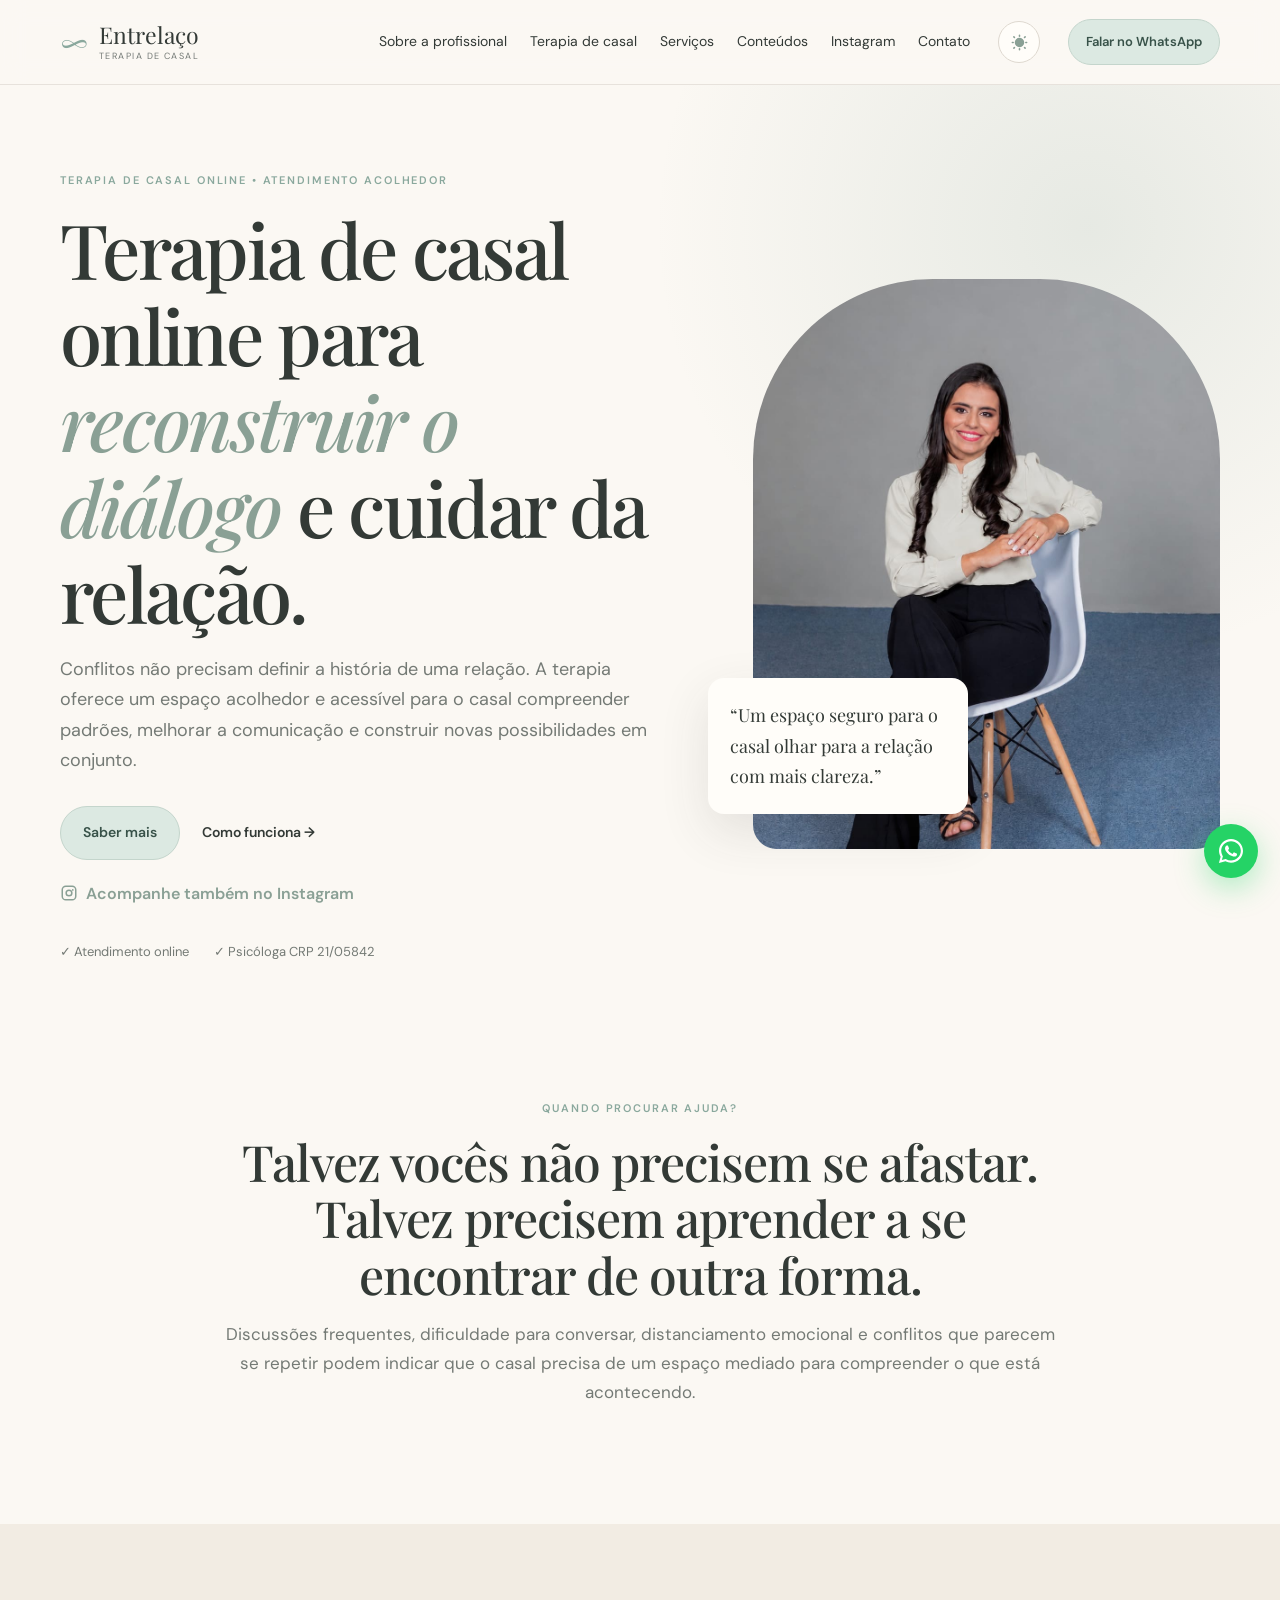
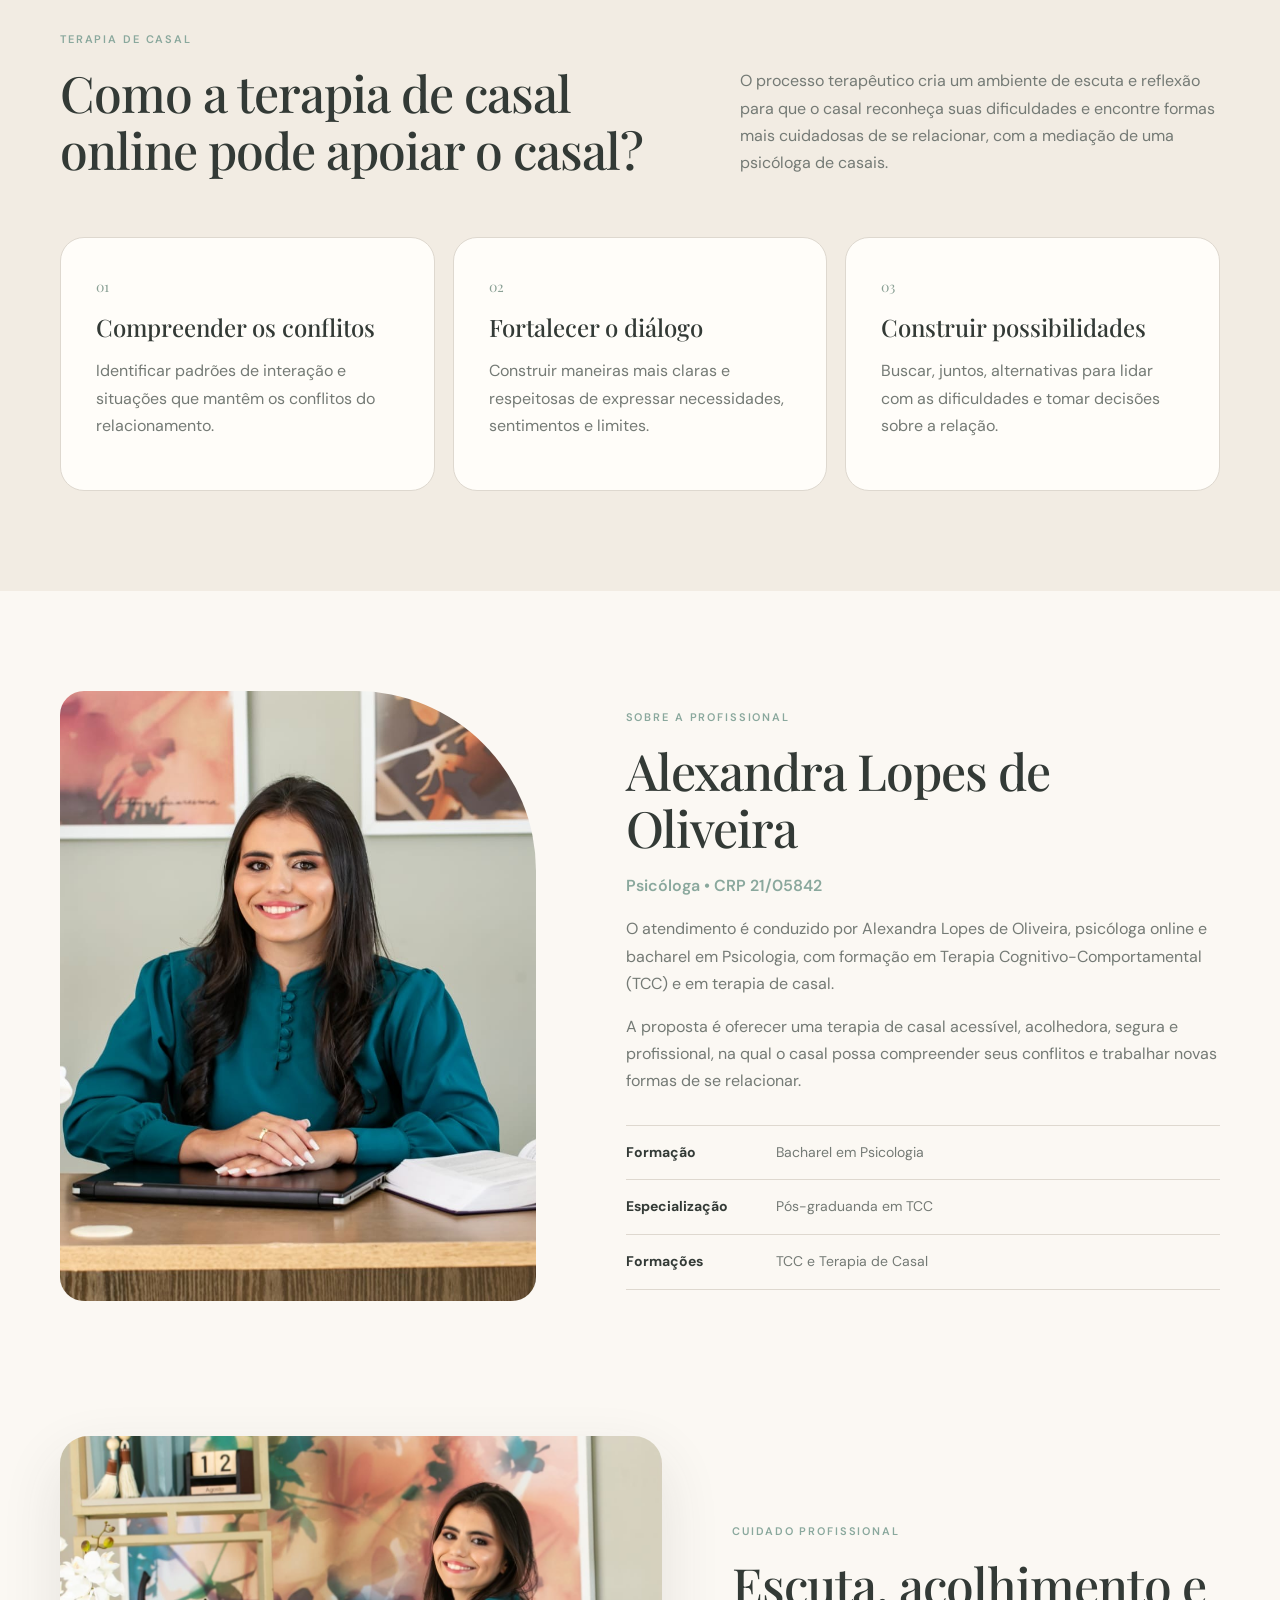
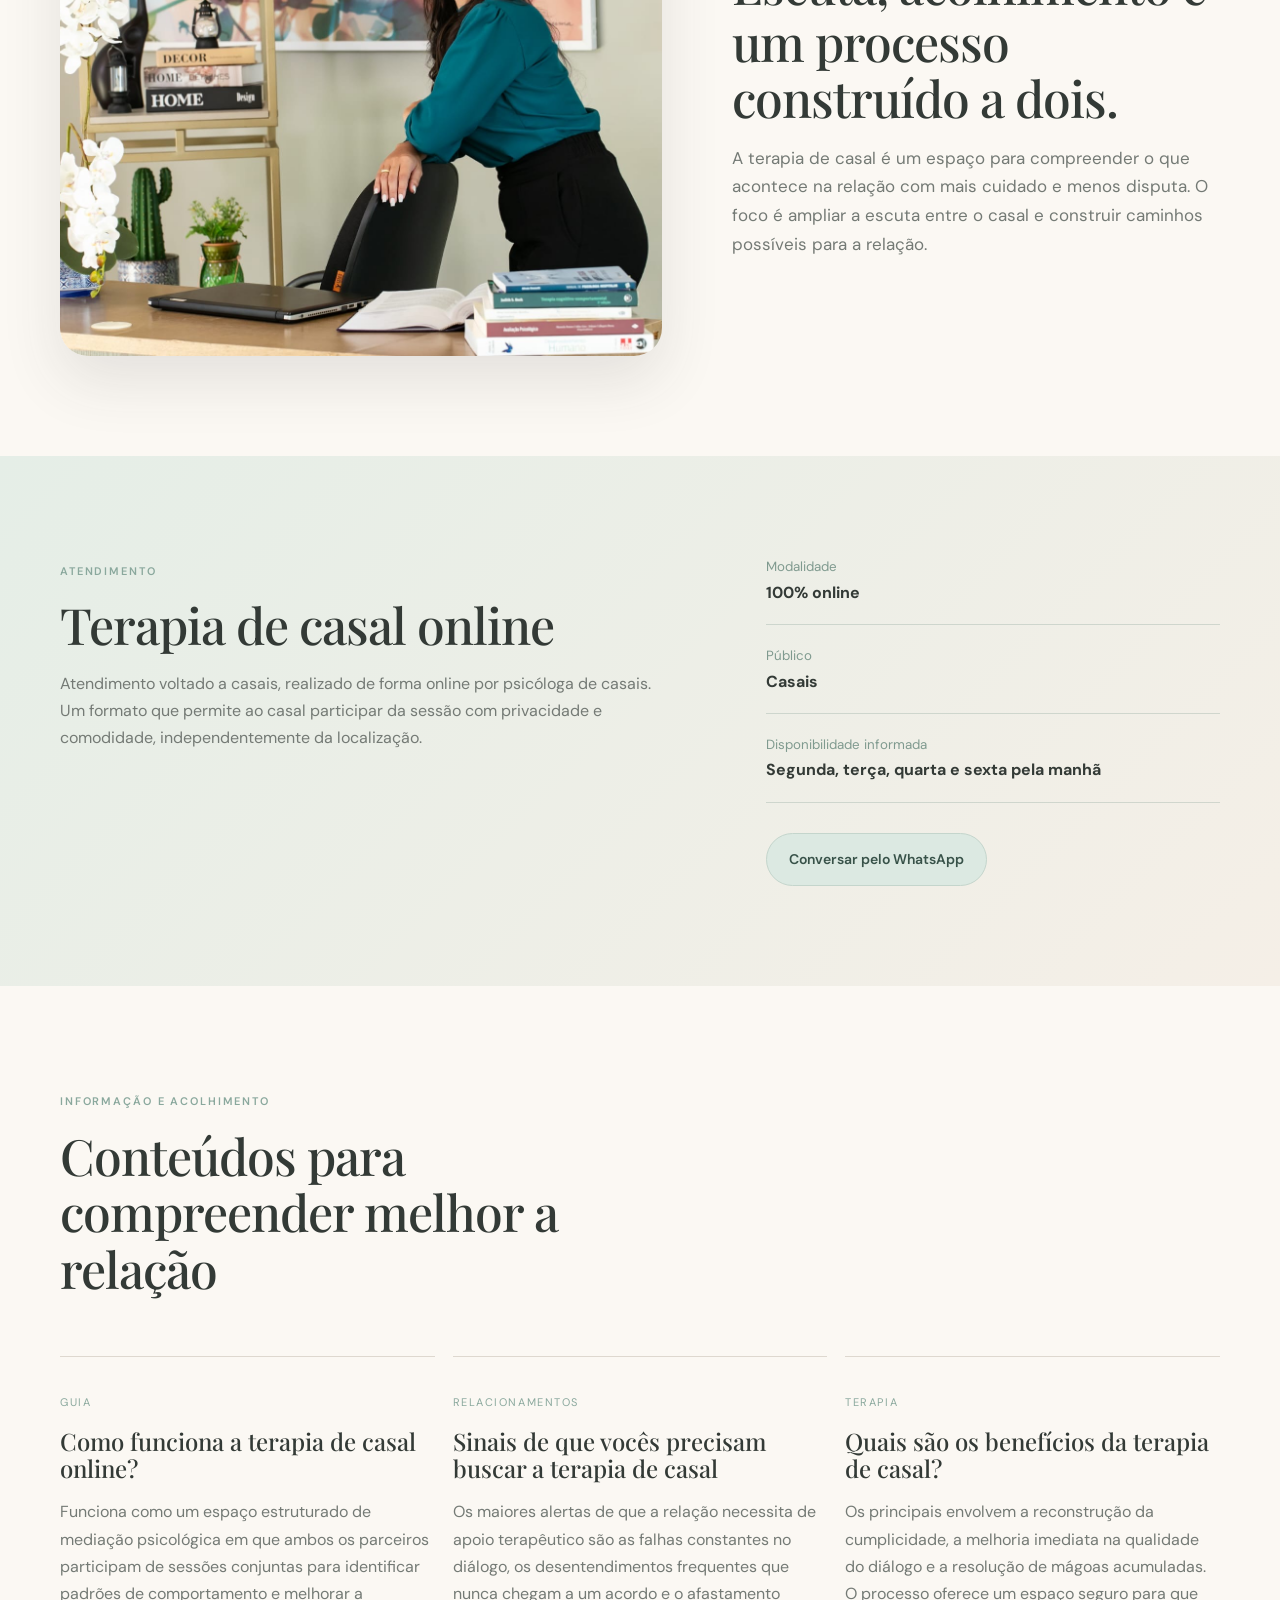
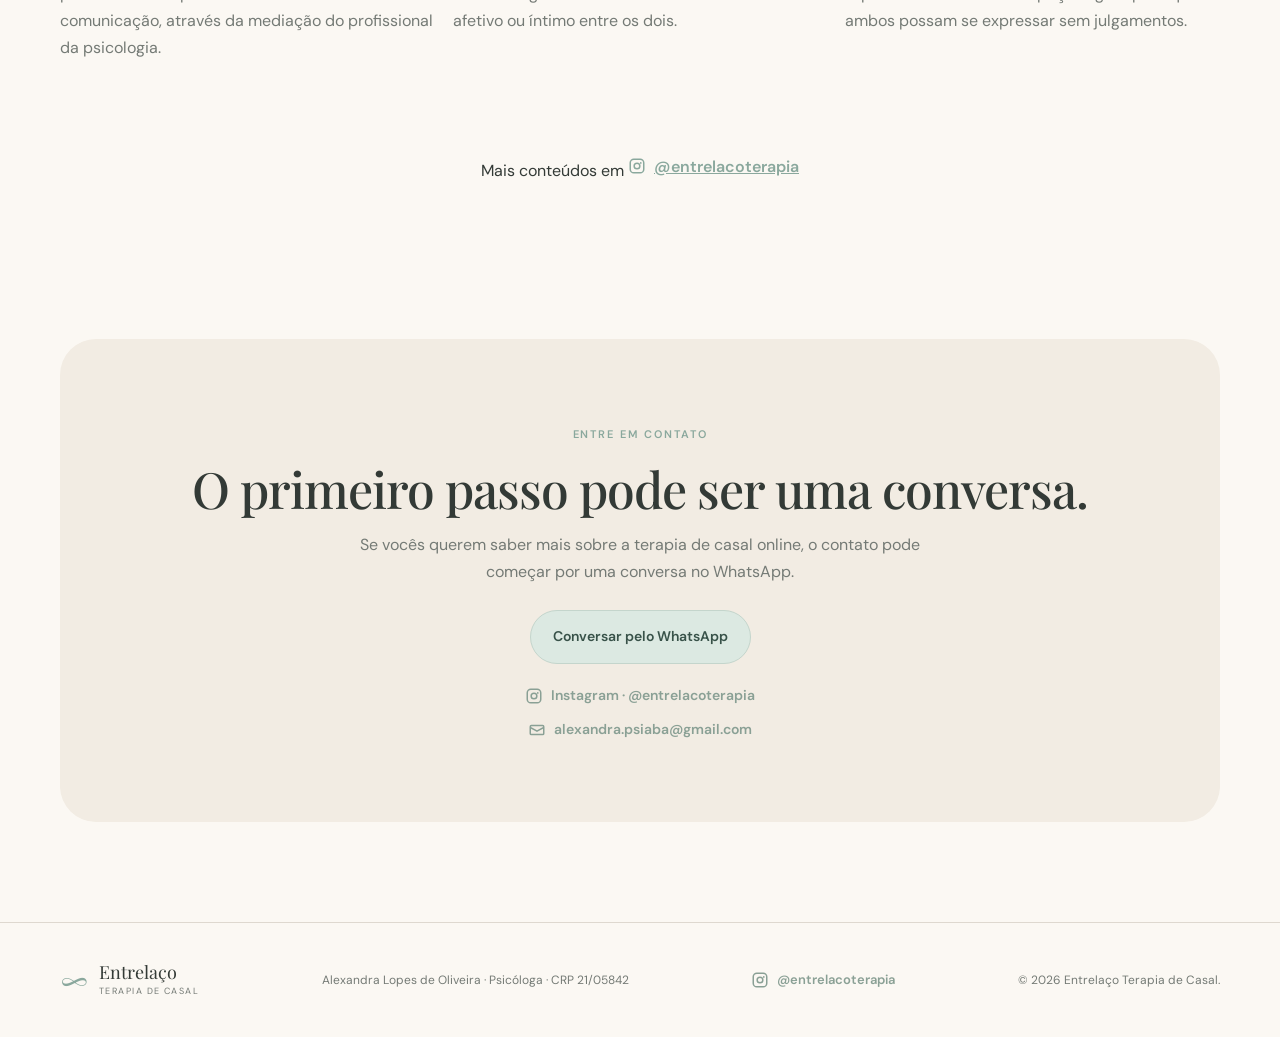
<file: index.html>
<!DOCTYPE html>
<html lang="pt-BR">
<head>
  <meta charset="UTF-8">
  <meta name="viewport" content="width=device-width, initial-scale=1.0">
  <meta name="description" content="Terapia de casal online com Alexandra Lopes de Oliveira, Psicóloga CRP 21/05842, para casais que buscam cuidado profissional, acolhedor e acessível.">
  <meta name="keywords" content="terapia de casal online, psicóloga de casais, terapia de casal acessível, psicóloga online, terapia de casal, psicoterapia para casais">
  <meta name="theme-color" content="#f7f3ee">
  <title>Entrelaço | Terapia de Casal Online</title>
  <link rel="canonical" href="https://entrelacoterapiadecasal.com.br/">
  <link rel="icon" type="image/svg+xml" href="assets/favicon.svg">
  <meta property="og:type" content="website">
  <meta property="og:url" content="https://entrelacoterapiadecasal.com.br/">
  <meta property="og:title" content="Entrelaço | Terapia de Casal Online">
  <meta property="og:description" content="Terapia de casal online com Alexandra Lopes de Oliveira, Psicóloga CRP 21/05842, para casais que buscam cuidado profissional, acolhedor e acessível.">
  <meta property="og:site_name" content="Entrelaço Terapia de Casal">
  <meta property="og:locale" content="pt_BR">
  <link rel="preconnect" href="https://fonts.googleapis.com">
  <link rel="preconnect" href="https://fonts.gstatic.com" crossorigin>
  <link href="https://fonts.googleapis.com/css2?family=DM+Sans:wght@400;500;600&family=Playfair+Display:wght@500;600&display=swap" rel="stylesheet">
  <link rel="stylesheet" href="styles.css">
</head>
<body>
  <header class="header" id="inicio">
    <div class="container nav">
      <a class="brand" href="#inicio" aria-label="Entrelaço - início">
        <span class="brand-mark">∞</span>
        <span>Entrelaço<small>Terapia de Casal</small></span>
      </a>
      <button class="menu-toggle" aria-label="Abrir menu" aria-expanded="false">☰</button>
      <nav class="menu" aria-label="Navegação principal">
        <a href="#sobre">Sobre a profissional</a>
        <a href="#terapia">Terapia de casal</a>
        <a href="#servicos">Serviços</a>
        <a href="#conteudos">Conteúdos</a>
        <a href="https://www.instagram.com/entrelacoterapia?stkn=NWNmb3p0cmc3emU3" target="_blank" rel="noopener">Instagram</a>
        <a href="#contato">Contato</a>
      </nav>
      <button class="theme-toggle" type="button" aria-label="Alternar tema claro e escuro" aria-pressed="false">
        <svg class="theme-icon theme-icon-sun" viewBox="0 0 24 24" aria-hidden="true" focusable="false">
          <path d="M12 18a6 6 0 1 0 0-12 6 6 0 0 0 0 12Zm0-16a1 1 0 0 1 1 1v1a1 1 0 1 1-2 0V3a1 1 0 0 1 1-1Zm0 17a1 1 0 0 1 1 1v1a1 1 0 1 1-2 0v-1a1 1 0 0 1 1-1ZM4.22 4.22a1 1 0 0 1 1.42 0l.7.71a1 1 0 0 1-1.41 1.41l-.71-.7a1 1 0 0 1 0-1.42Zm13.44 13.44a1 1 0 0 1 1.41 0l.71.7a1 1 0 0 1-1.42 1.42l-.7-.71a1 1 0 0 1 0-1.41ZM2 12a1 1 0 0 1 1-1h1a1 1 0 1 1 0 2H3a1 1 0 0 1-1-1Zm17 0a1 1 0 0 1 1-1h1a1 1 0 1 1 0 2h-1a1 1 0 0 1-1-1ZM4.22 19.78a1 1 0 0 1 0-1.42l.71-.7a1 1 0 0 1 1.41 1.41l-.7.71a1 1 0 0 1-1.42 0ZM17.66 6.34a1 1 0 0 1 0-1.41l.7-.71a1 1 0 1 1 1.42 1.42l-.71.7a1 1 0 0 1-1.41 0Z"/>
        </svg>
        <svg class="theme-icon theme-icon-moon" viewBox="0 0 24 24" aria-hidden="true" focusable="false">
          <path d="M20.3 14.5a1 1 0 0 1 .18 1.05A9.2 9.2 0 0 1 3.2 9.1 9.1 9.1 0 0 1 8.45 3a1 1 0 0 1 1.3 1.31A7.1 7.1 0 0 0 19.08 13.3a1 1 0 0 1 1.22 1.2Z"/>
        </svg>
      </button>
      <a class="btn btn-small desktop-cta" href="https://wa.me/5589994394395?text=Ol%C3%A1%2C%20gostar%C3%ADamos%20de%20saber%20mais%20sobre%20a%20terapia%20de%20casal." target="_blank" rel="noopener">Falar no WhatsApp</a>
    </div>
  </header>

  <main>
    <section class="hero">
      <div class="container hero-grid">
        <div class="hero-copy reveal">
          <span class="eyebrow">Terapia de casal online • Atendimento acolhedor</span>
          <h1>Terapia de casal online para <em>reconstruir o diálogo</em> e cuidar da relação.</h1>
          <p>Conflitos não precisam definir a história de uma relação. A terapia oferece um espaço acolhedor e acessível para o casal compreender padrões, melhorar a comunicação e construir novas possibilidades em conjunto.</p>
          <div class="actions">
            <a class="btn" href="https://wa.me/5589994394395?text=Ol%C3%A1%2C%20gostar%C3%ADamos%20de%20saber%20mais%20sobre%20a%20terapia%20de%20casal." target="_blank" rel="noopener">Saber mais</a>
            <a class="text-link" href="#terapia">Como funciona →</a>
          </div>
          <a class="instagram-link hero-instagram" href="https://www.instagram.com/entrelacoterapia?stkn=NWNmb3p0cmc3emU3" target="_blank" rel="noopener" aria-label="Instagram Entrelaço Terapia">
            <svg viewBox="0 0 24 24" aria-hidden="true" focusable="false">
              <path d="M7.8 2h8.4A5.8 5.8 0 0 1 22 7.8v8.4a5.8 5.8 0 0 1-5.8 5.8H7.8A5.8 5.8 0 0 1 2 16.2V7.8A5.8 5.8 0 0 1 7.8 2Zm0 2A3.8 3.8 0 0 0 4 7.8v8.4A3.8 3.8 0 0 0 7.8 20h8.4a3.8 3.8 0 0 0 3.8-3.8V7.8A3.8 3.8 0 0 0 16.2 4H7.8Zm4.2 3.2a4.8 4.8 0 1 1 0 9.6 4.8 4.8 0 0 1 0-9.6Zm0 2a2.8 2.8 0 1 0 0 5.6 2.8 2.8 0 0 0 0-5.6Zm5.05-2.45a1.15 1.15 0 1 1 0 2.3 1.15 1.15 0 0 1 0-2.3Z"/>
            </svg>
            Acompanhe também no Instagram
          </a>
          <div class="trust-row">
            <span>✓ Atendimento online</span><span>✓ Psicóloga CRP 21/05842</span>
          </div>
        </div>
        <div class="hero-photo reveal">
          <div class="photo-placeholder" role="img" aria-label="Alexandra Lopes de Oliveira, psicóloga online para terapia de casal">
            
          </div>
          <div class="quote-card">“Um espaço seguro para o casal olhar para a relação com mais clareza.”</div>
        </div>
      </div>
    </section>

    <section class="intro section">
      <div class="container narrow reveal">
        <span class="eyebrow">Quando procurar ajuda?</span>
        <h2>Talvez vocês não precisem se afastar.<br>Talvez precisem aprender a se encontrar de outra forma.</h2>
        <p>Discussões frequentes, dificuldade para conversar, distanciamento emocional e conflitos que parecem se repetir podem indicar que o casal precisa de um espaço mediado para compreender o que está acontecendo.</p>
      </div>
    </section>

    <section class="section soft" id="terapia">
      <div class="container">
        <div class="section-head reveal">
          <div><span class="eyebrow">Terapia de casal</span><h2>Como a terapia de casal online pode apoiar o casal?</h2></div>
          <p>O processo terapêutico cria um ambiente de escuta e reflexão para que o casal reconheça suas dificuldades e encontre formas mais cuidadosas de se relacionar, com a mediação de uma psicóloga de casais.</p>
        </div>
        <div class="cards">
          <article class="card reveal"><span>01</span><h3>Compreender os conflitos</h3><p>Identificar padrões de interação e situações que mantêm os conflitos do relacionamento.</p></article>
          <article class="card reveal"><span>02</span><h3>Fortalecer o diálogo</h3><p>Construir maneiras mais claras e respeitosas de expressar necessidades, sentimentos e limites.</p></article>
          <article class="card reveal"><span>03</span><h3>Construir possibilidades</h3><p>Buscar, juntos, alternativas para lidar com as dificuldades e tomar decisões sobre a relação.</p></article>
        </div>
      </div>
    </section>

    <section class="section" id="sobre">
      <div class="container about-grid">
        <div class="about-photo reveal">
          <div class="photo-placeholder portrait"></div>
        </div>
        <div class="about-copy reveal">
          <span class="eyebrow">Sobre a profissional</span>
          <h2>Alexandra Lopes de Oliveira</h2>
          <p class="role">Psicóloga • CRP 21/05842</p>
          <p>O atendimento é conduzido por Alexandra Lopes de Oliveira, psicóloga online e bacharel em Psicologia, com formação em Terapia Cognitivo-Comportamental (TCC) e em terapia de casal.</p>
          <p>A proposta é oferecer uma terapia de casal acessível, acolhedora, segura e profissional, na qual o casal possa compreender seus conflitos e trabalhar novas formas de se relacionar.</p>
          <div class="credentials">
            <div><strong>Formação</strong><span>Bacharel em Psicologia</span></div>
            <div><strong>Especialização</strong><span>Pós-graduanda em TCC</span></div>
            <div><strong>Formações</strong><span>TCC e Terapia de Casal</span></div>
          </div>
        </div>
      </div>
    </section>

    <section class="visual-break" aria-label="Ambiente profissional de Alexandra">
      <div class="container visual-break-grid">
        <div class="visual-break-image reveal" role="img" aria-label="Alexandra Lopes de Oliveira em ambiente profissional para atendimento online"></div>
        <div class="visual-break-copy reveal">
          <span class="eyebrow">Cuidado profissional</span>
          <h2>Escuta, acolhimento e um processo construído a dois.</h2>
          <p>A terapia de casal é um espaço para compreender o que acontece na relação com mais cuidado e menos disputa. O foco é ampliar a escuta entre o casal e construir caminhos possíveis para a relação.</p>
        </div>
      </div>
    </section>

    <section class="section accent" id="servicos">
      <div class="container service-grid">
        <div class="reveal">
          <span class="eyebrow light">Atendimento</span>
          <h2>Terapia de casal online</h2>
          <p>Atendimento voltado a casais, realizado de forma online por psicóloga de casais. Um formato que permite ao casal participar da sessão com privacidade e comodidade, independentemente da localização.</p>
        </div>
        <div class="service-info reveal">
          <div><small>Modalidade</small><strong>100% online</strong></div>
          <div><small>Público</small><strong>Casais</strong></div>
          <div><small>Disponibilidade informada</small><strong>Segunda, terça, quarta e sexta pela manhã</strong></div>
          <a class="btn btn-light" href="https://wa.me/5589994394395?text=Ol%C3%A1%2C%20gostar%C3%ADamos%20de%20saber%20mais%20sobre%20a%20terapia%20de%20casal." target="_blank" rel="noopener">Conversar pelo WhatsApp</a>
        </div>
      </div>
    </section>

    <section class="section" id="conteudos">
      <div class="container">
        <div class="section-head reveal">
          <div><span class="eyebrow">Informação e acolhimento</span><h2>Conteúdos para compreender melhor a relação</h2></div>
        </div>
        <div class="content-grid">
          <article class="content-card reveal"><span>Guia</span><h3>Como funciona a terapia de casal online?</h3><p>Funciona como um espaço estruturado de mediação psicológica em que ambos os parceiros participam de sessões conjuntas para identificar padrões de comportamento e melhorar a comunicação, através da mediação do profissional da psicologia.</p></article>
          <article class="content-card reveal"><span>Relacionamentos</span><h3>Sinais de que vocês precisam buscar a terapia de casal</h3><p>Os maiores alertas de que a relação necessita de apoio terapêutico são as falhas constantes no diálogo, os desentendimentos frequentes que nunca chegam a um acordo e o afastamento afetivo ou íntimo entre os dois.</p></article>
          <article class="content-card reveal"><span>Terapia</span><h3>Quais são os benefícios da terapia de casal?</h3><p>Os principais envolvem a reconstrução da cumplicidade, a melhoria imediata na qualidade do diálogo e a resolução de mágoas acumuladas. O processo oferece um espaço seguro para que ambos possam se expressar sem julgamentos.</p></article>
        </div>
        <p class="instagram-call reveal">
          Mais conteúdos em
          <a class="instagram-link" href="https://www.instagram.com/entrelacoterapia?stkn=NWNmb3p0cmc3emU3" target="_blank" rel="noopener">
            <svg viewBox="0 0 24 24" aria-hidden="true" focusable="false">
              <path d="M7.8 2h8.4A5.8 5.8 0 0 1 22 7.8v8.4a5.8 5.8 0 0 1-5.8 5.8H7.8A5.8 5.8 0 0 1 2 16.2V7.8A5.8 5.8 0 0 1 7.8 2Zm0 2A3.8 3.8 0 0 0 4 7.8v8.4A3.8 3.8 0 0 0 7.8 20h8.4a3.8 3.8 0 0 0 3.8-3.8V7.8A3.8 3.8 0 0 0 16.2 4H7.8Zm4.2 3.2a4.8 4.8 0 1 1 0 9.6 4.8 4.8 0 0 1 0-9.6Zm0 2a2.8 2.8 0 1 0 0 5.6 2.8 2.8 0 0 0 0-5.6Zm5.05-2.45a1.15 1.15 0 1 1 0 2.3 1.15 1.15 0 0 1 0-2.3Z"/>
            </svg>
            @entrelacoterapia
          </a>
        </p>
      </div>
    </section>

    <section class="section contact" id="contato">
      <div class="container contact-box reveal">
        <span class="eyebrow">Entre em contato</span>
        <h2>O primeiro passo pode ser uma conversa.</h2>
        <p>Se vocês querem saber mais sobre a terapia de casal online, o contato pode começar por uma conversa no WhatsApp.</p>
        <a class="btn" href="https://wa.me/5589994394395?text=Ol%C3%A1%2C%20gostar%C3%ADamos%20de%20saber%20mais%20sobre%20a%20terapia%20de%20casal." target="_blank" rel="noopener">Conversar pelo WhatsApp</a>
        <a class="instagram instagram-link" href="https://www.instagram.com/entrelacoterapia?stkn=NWNmb3p0cmc3emU3" target="_blank" rel="noopener">
          <svg viewBox="0 0 24 24" aria-hidden="true" focusable="false">
            <path d="M7.8 2h8.4A5.8 5.8 0 0 1 22 7.8v8.4a5.8 5.8 0 0 1-5.8 5.8H7.8A5.8 5.8 0 0 1 2 16.2V7.8A5.8 5.8 0 0 1 7.8 2Zm0 2A3.8 3.8 0 0 0 4 7.8v8.4A3.8 3.8 0 0 0 7.8 20h8.4a3.8 3.8 0 0 0 3.8-3.8V7.8A3.8 3.8 0 0 0 16.2 4H7.8Zm4.2 3.2a4.8 4.8 0 1 1 0 9.6 4.8 4.8 0 0 1 0-9.6Zm0 2a2.8 2.8 0 1 0 0 5.6 2.8 2.8 0 0 0 0-5.6Zm5.05-2.45a1.15 1.15 0 1 1 0 2.3 1.15 1.15 0 0 1 0-2.3Z"/>
          </svg>
          Instagram · @entrelacoterapia
        </a>
        <a class="contact-link email-link" href="mailto:alexandra.psiaba@gmail.com" aria-label="Enviar e-mail para Alexandra">
          <svg viewBox="0 0 24 24" aria-hidden="true" focusable="false">
            <path d="M4.5 5h15A2.5 2.5 0 0 1 22 7.5v9A2.5 2.5 0 0 1 19.5 19h-15A2.5 2.5 0 0 1 2 16.5v-9A2.5 2.5 0 0 1 4.5 5Zm0 2a.5.5 0 0 0-.5.5v.44l8 4.44 8-4.44V7.5a.5.5 0 0 0-.5-.5h-15Zm15 10a.5.5 0 0 0 .5-.5v-6.27l-7.51 4.17a1 1 0 0 1-.98 0L4 10.23v6.27a.5.5 0 0 0 .5.5h15Z"/>
          </svg>
          alexandra.psiaba@gmail.com
        </a>
      </div>
    </section>
  </main>

  <footer>
    <div class="container footer-grid">
      <div class="brand footer-brand"><span class="brand-mark">∞</span><span>Entrelaço<small>Terapia de Casal</small></span></div>
      <p>Alexandra Lopes de Oliveira · Psicóloga · CRP 21/05842</p>
      <a class="instagram-link footer-instagram" href="https://www.instagram.com/entrelacoterapia?stkn=NWNmb3p0cmc3emU3" target="_blank" rel="noopener">
        <svg viewBox="0 0 24 24" aria-hidden="true" focusable="false">
          <path d="M7.8 2h8.4A5.8 5.8 0 0 1 22 7.8v8.4a5.8 5.8 0 0 1-5.8 5.8H7.8A5.8 5.8 0 0 1 2 16.2V7.8A5.8 5.8 0 0 1 7.8 2Zm0 2A3.8 3.8 0 0 0 4 7.8v8.4A3.8 3.8 0 0 0 7.8 20h8.4a3.8 3.8 0 0 0 3.8-3.8V7.8A3.8 3.8 0 0 0 16.2 4H7.8Zm4.2 3.2a4.8 4.8 0 1 1 0 9.6 4.8 4.8 0 0 1 0-9.6Zm0 2a2.8 2.8 0 1 0 0 5.6 2.8 2.8 0 0 0 0-5.6Zm5.05-2.45a1.15 1.15 0 1 1 0 2.3 1.15 1.15 0 0 1 0-2.3Z"/>
        </svg>
        @entrelacoterapia
      </a>
      <p>© <span id="year"></span> Entrelaço Terapia de Casal.</p>
    </div>
  </footer>

  <a class="floating-wa" href="https://wa.me/5589994394395?text=Ol%C3%A1%2C%20gostar%C3%ADamos%20de%20saber%20mais%20sobre%20a%20terapia%20de%20casal." target="_blank" rel="noopener" aria-label="WhatsApp">
    <svg viewBox="0 0 32 32" aria-hidden="true" focusable="false">
      <path d="M16.01 3.2c-7.06 0-12.8 5.63-12.8 12.57 0 2.22.6 4.39 1.73 6.29L3.1 28.8l6.95-1.78a12.99 12.99 0 0 0 5.96 1.49c7.06 0 12.8-5.63 12.8-12.57S23.07 3.2 16.01 3.2Zm0 22.98c-1.85 0-3.66-.48-5.25-1.38l-.38-.22-4.12 1.06 1.1-3.92-.25-.4a10.18 10.18 0 0 1-1.57-5.55c0-5.65 4.7-10.24 10.47-10.24s10.47 4.59 10.47 10.24-4.7 10.41-10.47 10.41Zm5.74-7.66c-.31-.16-1.86-.9-2.15-1-.29-.11-.5-.16-.71.16-.21.31-.82 1-.99 1.21-.18.21-.36.23-.67.08-.31-.16-1.32-.48-2.52-1.53-.93-.81-1.56-1.81-1.74-2.12-.18-.31-.02-.48.13-.63.14-.14.31-.36.47-.54.16-.18.21-.31.31-.52.1-.21.05-.39-.03-.55-.08-.16-.71-1.67-.97-2.29-.25-.6-.51-.52-.71-.53h-.6c-.21 0-.55.08-.84.39-.29.31-1.1 1.06-1.1 2.58s1.13 2.99 1.29 3.2c.16.21 2.23 3.34 5.39 4.69.75.32 1.34.51 1.8.65.76.24 1.45.21 1.99.13.61-.09 1.86-.75 2.12-1.47.26-.73.26-1.35.18-1.47-.08-.13-.29-.21-.6-.36Z"/>
    </svg>
  </a>
  <script src="script.js"></script>
</body>
</html>
</file>
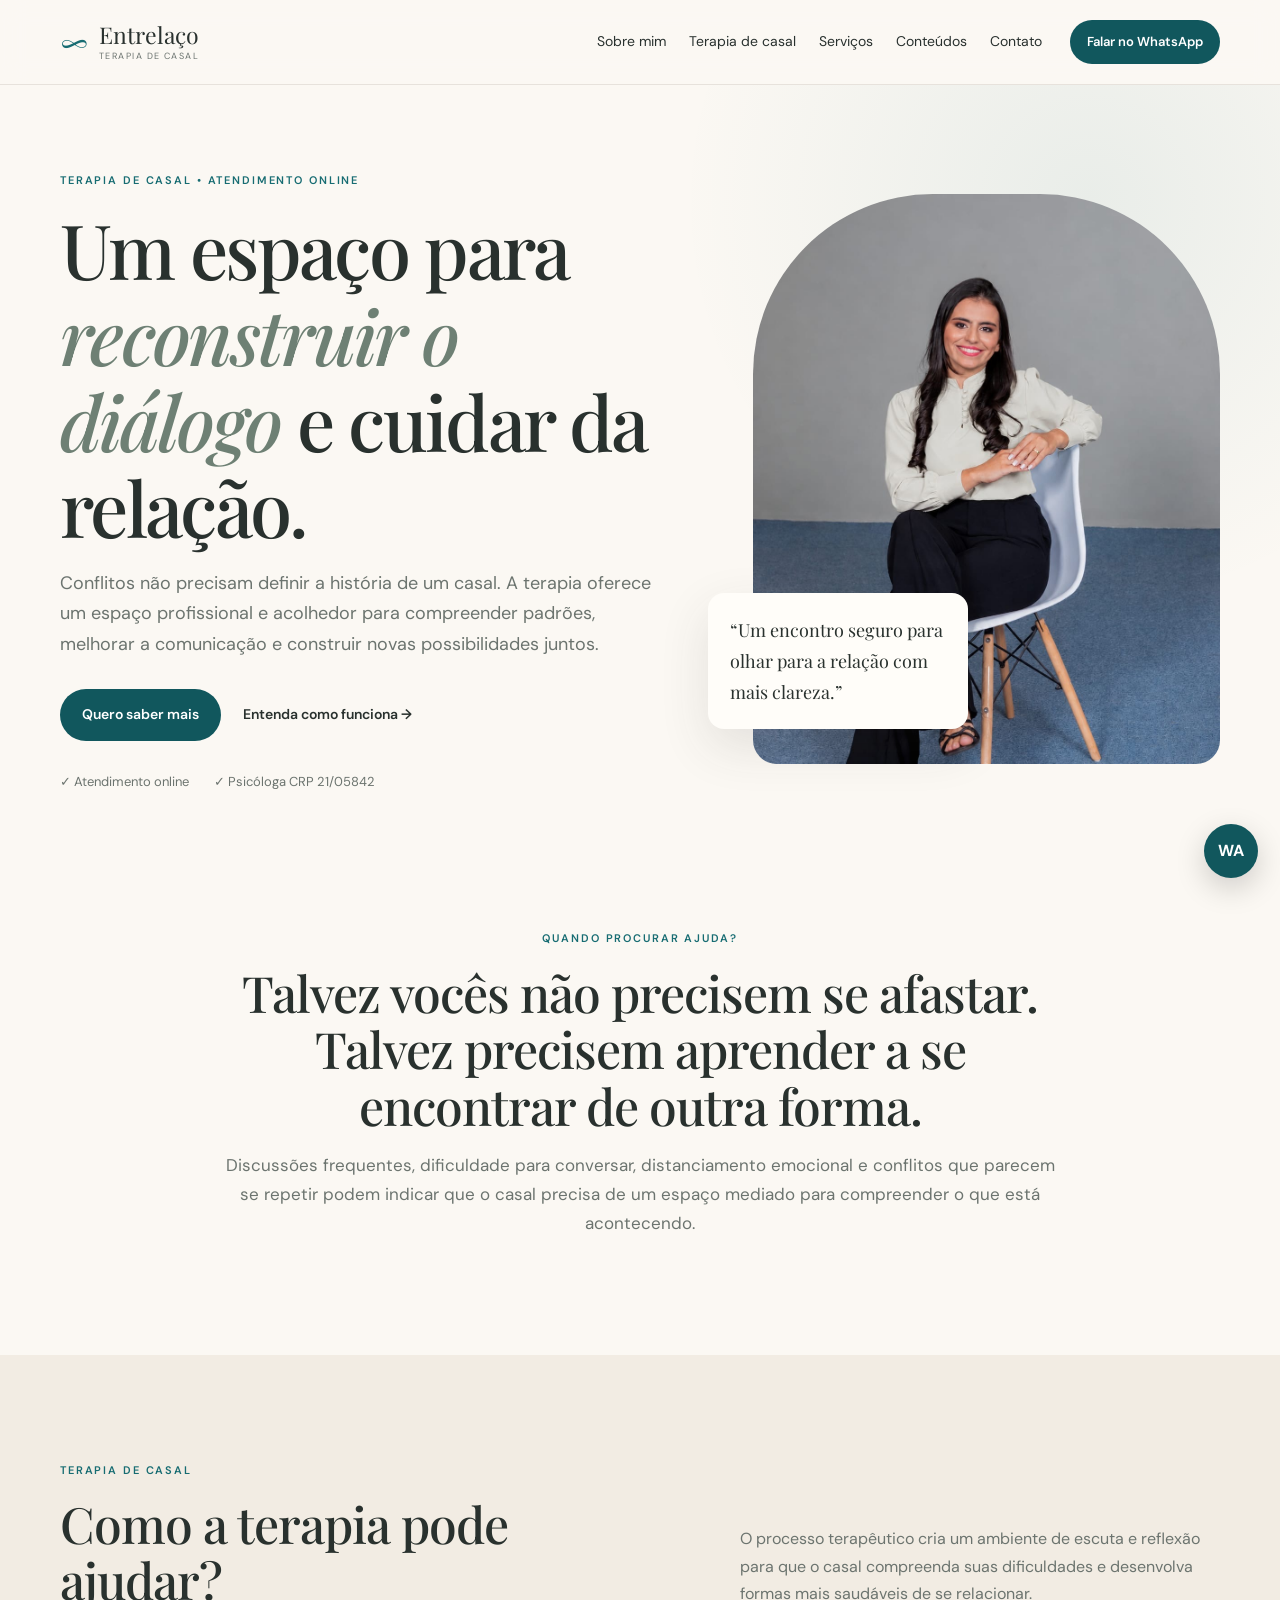
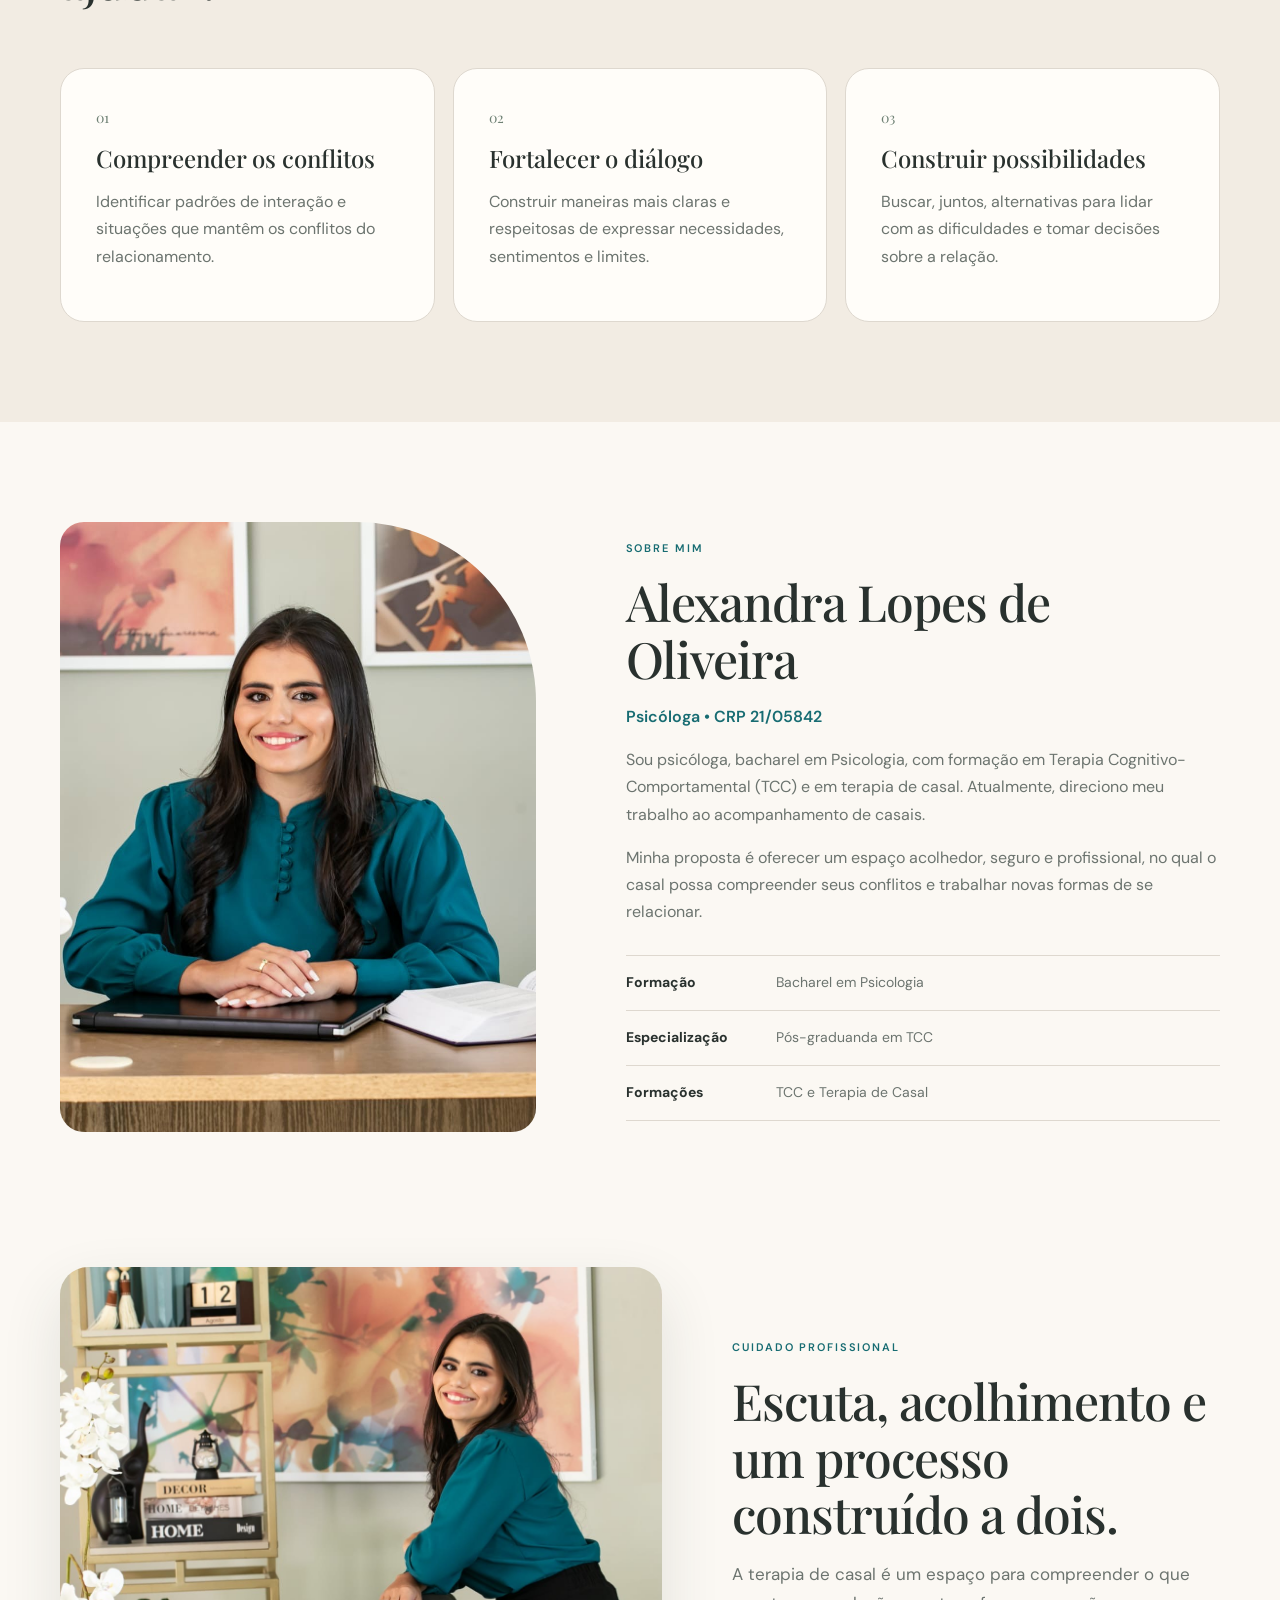
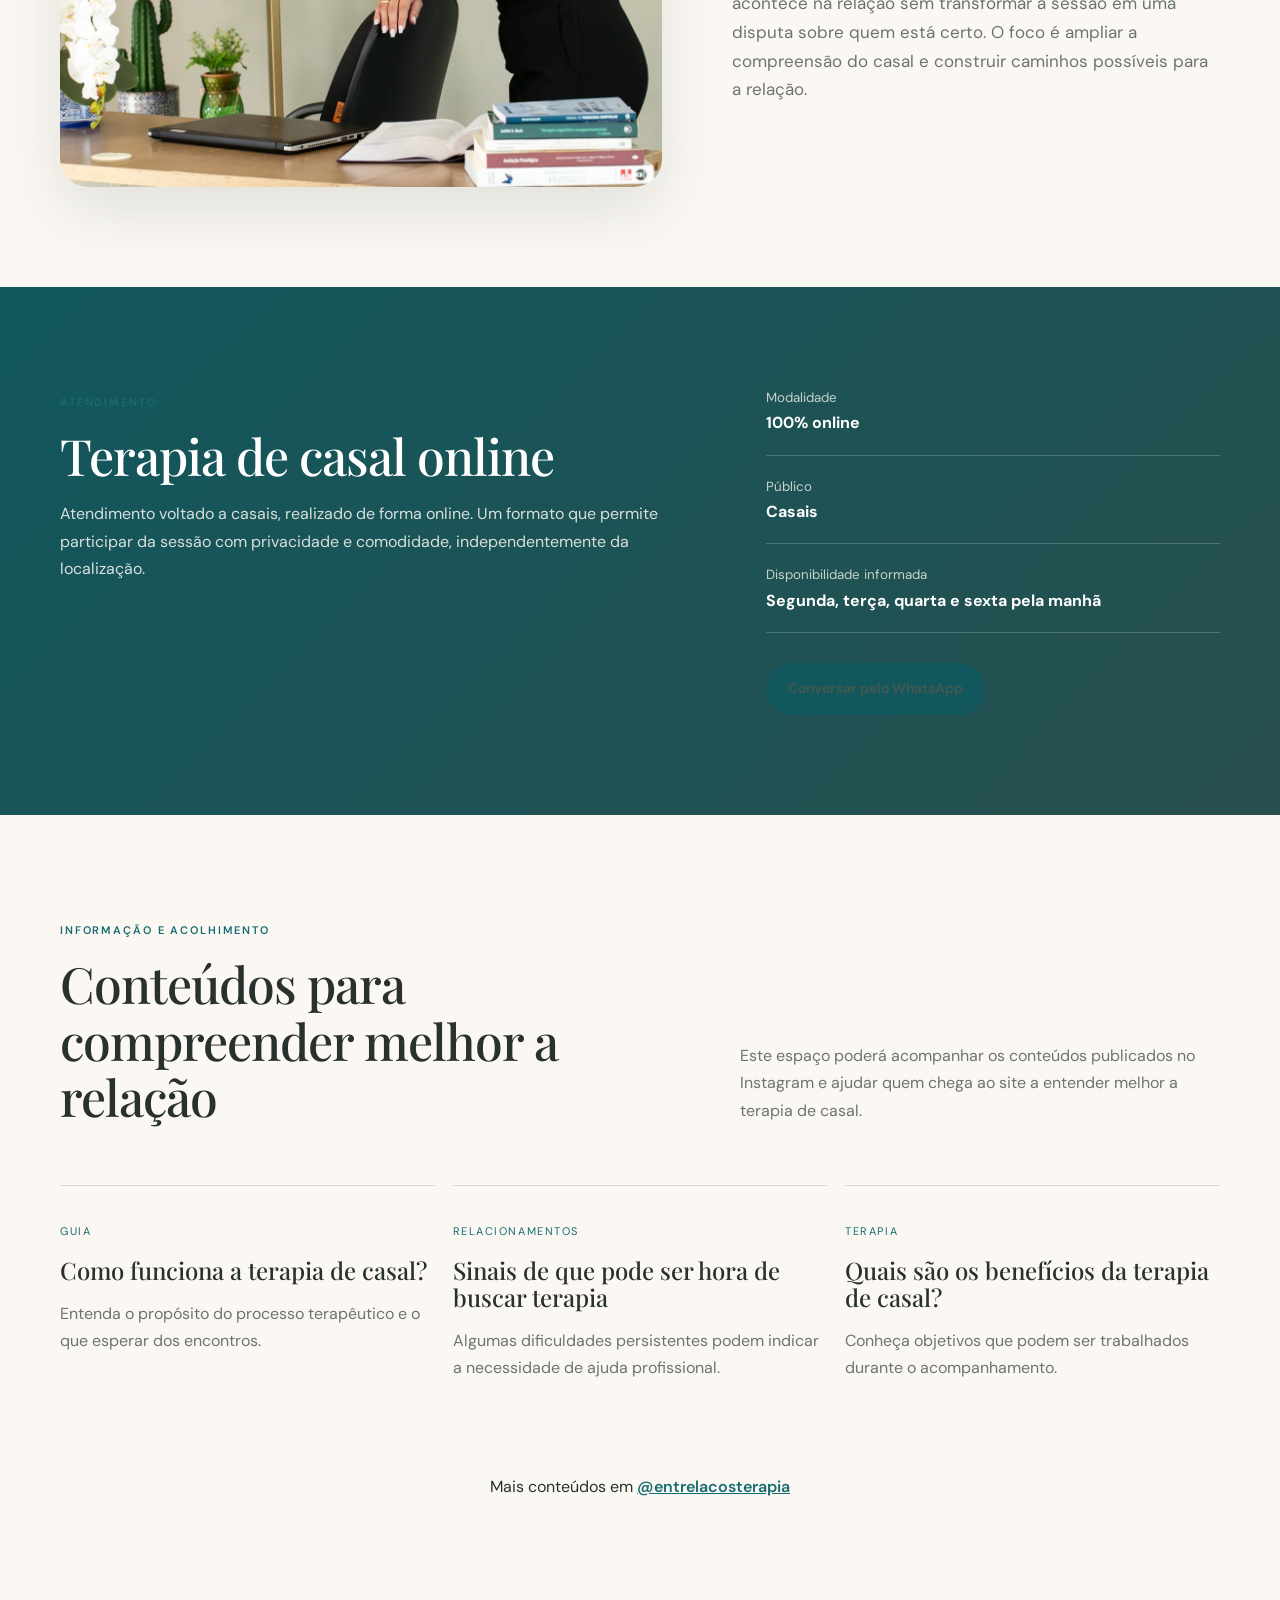
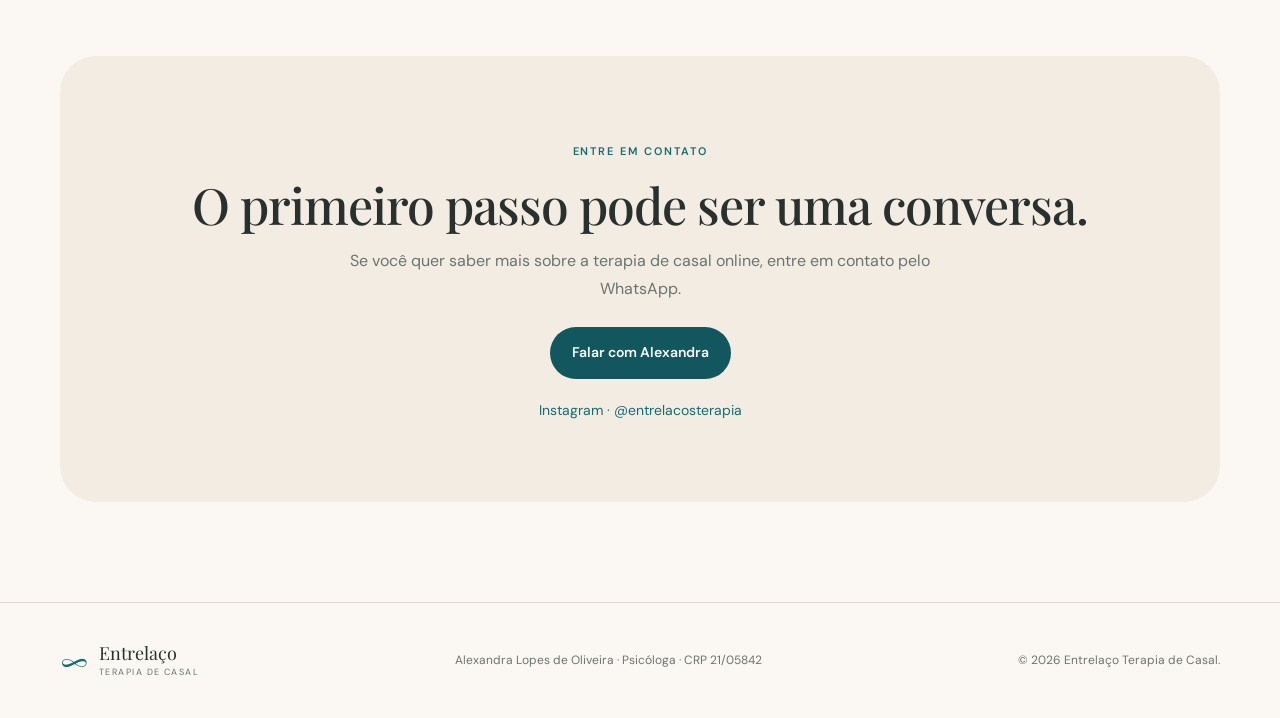
<file: entrelaco-terapia-de-casal-organizado/index.html>
<!DOCTYPE html>
<html lang="pt-BR">
<head>
  <meta charset="UTF-8">
  <meta name="viewport" content="width=device-width, initial-scale=1.0">
  <meta name="description" content="Entrelaço Terapia de Casal — psicoterapia online para casais com Alexandra Lopes de Oliveira, Psicóloga CRP 21/05842.">
  <meta name="keywords" content="terapia de casal, conflito de casal, psicoterapia para casais, psicóloga de casais, terapia online">
  <meta name="theme-color" content="#f7f3ee">
  <title>Entrelaço | Terapia de Casal Online</title>
  <link rel="preconnect" href="https://fonts.googleapis.com">
  <link rel="preconnect" href="https://fonts.gstatic.com" crossorigin>
  <link href="https://fonts.googleapis.com/css2?family=DM+Sans:wght@400;500;600&family=Playfair+Display:wght@500;600&display=swap" rel="stylesheet">
  <link rel="stylesheet" href="styles.css">
</head>
<body>
  <header class="header" id="inicio">
    <div class="container nav">
      <a class="brand" href="#inicio" aria-label="Entrelaço - início">
        <span class="brand-mark">∞</span>
        <span>Entrelaço<small>Terapia de Casal</small></span>
      </a>
      <button class="menu-toggle" aria-label="Abrir menu" aria-expanded="false">☰</button>
      <nav class="menu" aria-label="Navegação principal">
        <a href="#sobre">Sobre mim</a>
        <a href="#terapia">Terapia de casal</a>
        <a href="#servicos">Serviços</a>
        <a href="#conteudos">Conteúdos</a>
        <a href="#contato">Contato</a>
      </nav>
      <a class="btn btn-small desktop-cta" href="https://wa.me/5589994394395?text=Ol%C3%A1%2C%20gostaria%20de%20saber%20mais%20informa%C3%A7%C3%B5es%20sobre%20a%20terapia%20de%20casal!" target="_blank" rel="noopener">Falar no WhatsApp</a>
    </div>
  </header>

  <main>
    <section class="hero">
      <div class="container hero-grid">
        <div class="hero-copy reveal">
          <span class="eyebrow">Terapia de casal • Atendimento online</span>
          <h1>Um espaço para <em>reconstruir o diálogo</em> e cuidar da relação.</h1>
          <p>Conflitos não precisam definir a história de um casal. A terapia oferece um espaço profissional e acolhedor para compreender padrões, melhorar a comunicação e construir novas possibilidades juntos.</p>
          <div class="actions">
            <a class="btn" href="https://wa.me/5589994394395?text=Ol%C3%A1%2C%20gostaria%20de%20saber%20mais%20informa%C3%A7%C3%B5es%20sobre%20a%20terapia%20de%20casal!" target="_blank" rel="noopener">Quero saber mais</a>
            <a class="text-link" href="#terapia">Entenda como funciona →</a>
          </div>
          <div class="trust-row">
            <span>✓ Atendimento online</span><span>✓ Psicóloga CRP 21/05842</span>
          </div>
        </div>
        <div class="hero-photo reveal">
          <div class="photo-placeholder">
            
          </div>
          <div class="quote-card">“Um encontro seguro para olhar para a relação com mais clareza.”</div>
        </div>
      </div>
    </section>

    <section class="intro section">
      <div class="container narrow reveal">
        <span class="eyebrow">Quando procurar ajuda?</span>
        <h2>Talvez vocês não precisem se afastar.<br>Talvez precisem aprender a se encontrar de outra forma.</h2>
        <p>Discussões frequentes, dificuldade para conversar, distanciamento emocional e conflitos que parecem se repetir podem indicar que o casal precisa de um espaço mediado para compreender o que está acontecendo.</p>
      </div>
    </section>

    <section class="section soft" id="terapia">
      <div class="container">
        <div class="section-head reveal">
          <div><span class="eyebrow">Terapia de casal</span><h2>Como a terapia pode ajudar?</h2></div>
          <p>O processo terapêutico cria um ambiente de escuta e reflexão para que o casal compreenda suas dificuldades e desenvolva formas mais saudáveis de se relacionar.</p>
        </div>
        <div class="cards">
          <article class="card reveal"><span>01</span><h3>Compreender os conflitos</h3><p>Identificar padrões de interação e situações que mantêm os conflitos do relacionamento.</p></article>
          <article class="card reveal"><span>02</span><h3>Fortalecer o diálogo</h3><p>Construir maneiras mais claras e respeitosas de expressar necessidades, sentimentos e limites.</p></article>
          <article class="card reveal"><span>03</span><h3>Construir possibilidades</h3><p>Buscar, juntos, alternativas para lidar com as dificuldades e tomar decisões sobre a relação.</p></article>
        </div>
      </div>
    </section>

    <section class="section" id="sobre">
      <div class="container about-grid">
        <div class="about-photo reveal">
          <div class="photo-placeholder portrait"></div>
        </div>
        <div class="about-copy reveal">
          <span class="eyebrow">Sobre mim</span>
          <h2>Alexandra Lopes de Oliveira</h2>
          <p class="role">Psicóloga • CRP 21/05842</p>
          <p>Sou psicóloga, bacharel em Psicologia, com formação em Terapia Cognitivo-Comportamental (TCC) e em terapia de casal. Atualmente, direciono meu trabalho ao acompanhamento de casais.</p>
          <p>Minha proposta é oferecer um espaço acolhedor, seguro e profissional, no qual o casal possa compreender seus conflitos e trabalhar novas formas de se relacionar.</p>
          <div class="credentials">
            <div><strong>Formação</strong><span>Bacharel em Psicologia</span></div>
            <div><strong>Especialização</strong><span>Pós-graduanda em TCC</span></div>
            <div><strong>Formações</strong><span>TCC e Terapia de Casal</span></div>
          </div>
        </div>
      </div>
    </section>

    <section class="visual-break" aria-label="Ambiente profissional de Alexandra">
      <div class="container visual-break-grid">
        <div class="visual-break-image reveal" role="img" aria-label="Alexandra em ambiente profissional"></div>
        <div class="visual-break-copy reveal">
          <span class="eyebrow">Cuidado profissional</span>
          <h2>Escuta, acolhimento e um processo construído a dois.</h2>
          <p>A terapia de casal é um espaço para compreender o que acontece na relação sem transformar a sessão em uma disputa sobre quem está certo. O foco é ampliar a compreensão do casal e construir caminhos possíveis para a relação.</p>
        </div>
      </div>
    </section>

    <section class="section accent" id="servicos">
      <div class="container service-grid">
        <div class="reveal">
          <span class="eyebrow light">Atendimento</span>
          <h2>Terapia de casal online</h2>
          <p>Atendimento voltado a casais, realizado de forma online. Um formato que permite participar da sessão com privacidade e comodidade, independentemente da localização.</p>
        </div>
        <div class="service-info reveal">
          <div><small>Modalidade</small><strong>100% online</strong></div>
          <div><small>Público</small><strong>Casais</strong></div>
          <div><small>Disponibilidade informada</small><strong>Segunda, terça, quarta e sexta pela manhã</strong></div>
          <a class="btn btn-light" href="https://wa.me/5589994394395?text=Ol%C3%A1%2C%20gostaria%20de%20saber%20mais%20informa%C3%A7%C3%B5es%20sobre%20a%20terapia%20de%20casal!" target="_blank" rel="noopener">Conversar pelo WhatsApp</a>
        </div>
      </div>
    </section>

    <section class="section" id="conteudos">
      <div class="container">
        <div class="section-head reveal">
          <div><span class="eyebrow">Informação e acolhimento</span><h2>Conteúdos para compreender melhor a relação</h2></div>
          <p>Este espaço poderá acompanhar os conteúdos publicados no Instagram e ajudar quem chega ao site a entender melhor a terapia de casal.</p>
        </div>
        <div class="content-grid">
          <article class="content-card reveal"><span>Guia</span><h3>Como funciona a terapia de casal?</h3><p>Entenda o propósito do processo terapêutico e o que esperar dos encontros.</p></article>
          <article class="content-card reveal"><span>Relacionamentos</span><h3>Sinais de que pode ser hora de buscar terapia</h3><p>Algumas dificuldades persistentes podem indicar a necessidade de ajuda profissional.</p></article>
          <article class="content-card reveal"><span>Terapia</span><h3>Quais são os benefícios da terapia de casal?</h3><p>Conheça objetivos que podem ser trabalhados durante o acompanhamento.</p></article>
        </div>
        <p class="instagram-call reveal">Mais conteúdos em <a href="https://www.instagram.com/entrelacosterapia/" target="_blank" rel="noopener">@entrelacosterapia</a></p>
      </div>
    </section>

    <section class="section contact" id="contato">
      <div class="container contact-box reveal">
        <span class="eyebrow">Entre em contato</span>
        <h2>O primeiro passo pode ser uma conversa.</h2>
        <p>Se você quer saber mais sobre a terapia de casal online, entre em contato pelo WhatsApp.</p>
        <a class="btn" href="https://wa.me/5589994394395?text=Ol%C3%A1%2C%20gostaria%20de%20saber%20mais%20informa%C3%A7%C3%B5es%20sobre%20a%20terapia%20de%20casal!" target="_blank" rel="noopener">Falar com Alexandra</a>
        <a class="instagram" href="https://www.instagram.com/entrelacosterapia/" target="_blank" rel="noopener">Instagram · @entrelacosterapia</a>
      </div>
    </section>
  </main>

  <footer>
    <div class="container footer-grid">
      <div class="brand footer-brand"><span class="brand-mark">∞</span><span>Entrelaço<small>Terapia de Casal</small></span></div>
      <p>Alexandra Lopes de Oliveira · Psicóloga · CRP 21/05842</p>
      <p>© <span id="year"></span> Entrelaço Terapia de Casal.</p>
    </div>
  </footer>

  <a class="floating-wa" href="https://wa.me/5589994394395?text=Ol%C3%A1%2C%20gostaria%20de%20saber%20mais%20informa%C3%A7%C3%B5es%20sobre%20a%20terapia%20de%20casal!" target="_blank" rel="noopener" aria-label="WhatsApp">WA</a>
  <script src="script.js"></script>
</body>
</html>
</file>
<file: styles.css>
:root{
  --bg:#fbf8f3;--soft:#f3eee6;--paper:#fffdf9;--ink:#333a36;--muted:#747a75;
  --sage:#8aa095;--deep:#78958a;--line:#ded8cf;--radius:24px;
  --header-bg:rgba(251,248,243,.92);--header-line:rgba(222,216,207,.65);
  --btn-bg:#dce9e2;--btn-text:#385249;--btn-line:#c4d5cc;--btn-hover:#cfdfd6;
  --accent-bg:linear-gradient(135deg,#e5eee7,#f5efe7);--shadow:rgba(55,61,57,.12)
}
body.dark-theme{
  --bg:#252b28;--soft:#303833;--paper:#38413c;--ink:#f5f0e8;--muted:#c8d0c9;
  --sage:#b7cec2;--deep:#a9c7b9;--line:#4c5a53;
  --petrol:#b7cec2;--petrol-deep:#a9c7b9;
  --header-bg:rgba(37,43,40,.92);--header-line:rgba(183,206,194,.18);
  --btn-bg:#b7cec2;--btn-text:#26302b;--btn-line:#cce0d6;--btn-hover:#c6dbd0;
  --accent-bg:linear-gradient(135deg,#303b35,#3f473d);--shadow:rgba(0,0,0,.28)
}
*{box-sizing:border-box}html{scroll-behavior:smooth}body{margin:0;background:var(--bg);color:var(--ink);font-family:"DM Sans",sans-serif;line-height:1.7}
a{color:inherit;text-decoration:none}.container{width:min(1160px,calc(100% - 40px));margin:auto}.narrow{max-width:850px;text-align:center}
.header{position:sticky;top:0;z-index:20;background:var(--header-bg);backdrop-filter:blur(12px);border-bottom:1px solid var(--header-line)}
.nav{height:84px;display:flex;align-items:center;gap:28px}.brand{display:flex;align-items:center;gap:10px;font-family:"Playfair Display",serif;font-size:23px;line-height:1}.brand small{display:block;font-family:"DM Sans";font-size:9px;letter-spacing:.16em;text-transform:uppercase;margin-top:6px;color:var(--muted)}
.brand-mark{font-size:34px;color:var(--sage)}.menu{display:flex;gap:23px;margin-left:auto;font-size:14px}.menu a:hover{color:var(--sage)}
.btn{display:inline-flex;align-items:center;justify-content:center;background:var(--btn-bg);color:var(--btn-text);border:1px solid var(--btn-line);padding:14px 22px;border-radius:999px;font-weight:600;font-size:14px;transition:.2s}.btn:hover{transform:translateY(-2px);opacity:.92}.btn-small{padding:11px 17px;font-size:13px}.menu-toggle{display:none;border:0;background:none;color:var(--ink);font-size:25px}
.theme-toggle{width:42px;height:42px;border:1px solid var(--line);border-radius:50%;display:grid;place-items:center;background:var(--paper);color:var(--sage);cursor:pointer;transition:.2s}.theme-toggle:hover{transform:translateY(-2px);border-color:var(--sage)}.theme-icon{width:19px;height:19px;fill:currentColor}.theme-icon-moon{display:none}.dark-theme .theme-icon-sun{display:none}.dark-theme .theme-icon-moon{display:block}
.hero{padding:80px 0 70px}.hero-grid{display:grid;grid-template-columns:1.05fr .8fr;gap:80px;align-items:center}.eyebrow{text-transform:uppercase;letter-spacing:.17em;font-size:11px;font-weight:600;color:var(--sage)}
h1,h2,h3{font-family:"Playfair Display",serif;font-weight:500;line-height:1.13;margin:14px 0}h1{font-size:clamp(48px,6vw,76px);letter-spacing:-.035em}h1 em{font-weight:500;color:var(--sage)}h2{font-size:clamp(34px,4vw,50px);letter-spacing:-.02em}h3{font-size:24px}
.hero-copy>p{font-size:18px;color:var(--muted);max-width:650px}.actions{display:flex;gap:22px;align-items:center;margin-top:30px}.text-link{font-size:14px;font-weight:600}.trust-row{display:flex;gap:25px;margin-top:30px;color:var(--muted);font-size:13px}
.photo-placeholder{min-height:570px;border-radius:180px 180px 24px 24px;background:linear-gradient(145deg,#ded7cc,#b8c0b8);display:flex;flex-direction:column;align-items:center;justify-content:center;color:#fff;text-align:center;background-image:url("assets/alexandra-principal.jpg");background-size:cover;background-position:center}.photo-placeholder small{opacity:.8}.hero-photo{position:relative}.quote-card{position:absolute;left:-45px;bottom:35px;width:260px;background:var(--paper);padding:22px;border-radius:16px;box-shadow:0 18px 50px var(--shadow);font-family:"Playfair Display",serif;font-size:18px}
.section{padding:100px 0}.intro{padding-top:60px}.intro p{color:var(--muted);font-size:17px}.soft{background:var(--soft)}.section-head{display:grid;grid-template-columns:1fr .8fr;gap:80px;align-items:end;margin-bottom:45px}.section-head p{color:var(--muted)}
.cards{display:grid;grid-template-columns:repeat(3,1fr);gap:18px}.card{background:var(--paper);padding:35px;border-radius:var(--radius);border:1px solid var(--line)}.card>span{font-family:"Playfair Display";color:var(--sage);font-size:14px}.card p,.content-card p{color:var(--muted)}
.about-grid{display:grid;grid-template-columns:.8fr 1fr;gap:90px;align-items:center}.portrait{min-height:610px;border-radius:24px 180px 24px 24px;background-image:url("assets/alexandra-sobre.jpg")}.role{color:var(--sage);font-weight:600}.about-copy>p:not(.role){color:var(--muted)}.credentials{margin-top:30px;border-top:1px solid var(--line)}.credentials div{display:grid;grid-template-columns:150px 1fr;padding:15px 0;border-bottom:1px solid var(--line);font-size:14px}.credentials span{color:var(--muted)}
.accent{background:#e5eee7;color:var(--ink)}.service-grid{display:grid;grid-template-columns:1fr .75fr;gap:100px}.accent p{color:var(--muted)}.light{color:#7f9a8f}.service-info{display:grid;gap:20px}.service-info div{padding-bottom:18px;border-bottom:1px solid rgba(120,149,138,.28)}.service-info small,.service-info strong{display:block}.service-info small{color:#7f9a8f}.btn-light{background:var(--paper);color:var(--btn-text);width:max-content;margin-top:10px}
.content-grid{display:grid;grid-template-columns:repeat(3,1fr);gap:18px}.content-card{padding:30px 0;border-top:1px solid var(--line)}.content-card>span{font-size:11px;text-transform:uppercase;letter-spacing:.14em;color:var(--sage)}.instagram-call{text-align:center;margin-top:45px}.instagram-call a{font-weight:600;text-decoration:underline}
.instagram-link,.contact-link{display:inline-flex;align-items:center;justify-content:center;gap:8px;color:var(--sage);font-weight:600}.instagram-link svg,.contact-link svg{width:18px;height:18px;fill:currentColor;flex:0 0 auto}.hero-instagram{margin-top:20px}.footer-instagram{font-size:13px}
.contact{padding-top:40px}.contact-box{text-align:center;background:var(--soft);border-radius:36px;padding:80px 25px}.contact-box p{color:var(--muted);max-width:600px;margin:0 auto 25px}.contact-box .instagram,.email-link{display:flex;width:max-content;margin:20px auto 0;font-size:14px;color:var(--sage)}.email-link{margin-top:10px}.contact-box .instagram:hover,.email-link:hover{color:var(--ink)}
footer{border-top:1px solid var(--line);padding:35px 0}.footer-grid{display:flex;align-items:center;justify-content:space-between;gap:20px}.footer-grid p{font-size:12px;color:var(--muted)}.footer-brand{font-size:18px}
.floating-wa{position:fixed;right:22px;bottom:22px;width:54px;height:54px;border-radius:50%;display:grid;place-items:center;background:#25d366;color:white;box-shadow:0 10px 30px rgba(37,211,102,.35);z-index:30}
.floating-wa:hover{background:#20bd5a;transform:translateY(-2px)}
.floating-wa svg{width:30px;height:30px;display:block;fill:currentColor}
.reveal{opacity:0;transform:translateY(16px);transition:.7s ease}.reveal.visible{opacity:1;transform:none}
@media(max-width:900px){.desktop-cta{display:none}.menu-toggle{display:block;margin-left:auto}.theme-toggle{order:3}.menu{display:none;position:absolute;top:84px;left:0;right:0;background:var(--bg);padding:25px 20px;border-bottom:1px solid var(--line);flex-direction:column}.menu.open{display:flex}.hero-grid,.about-grid,.service-grid,.section-head{grid-template-columns:1fr;gap:40px}.hero{padding-top:45px}.hero-photo{max-width:600px;margin:auto}.quote-card{left:15px}.cards,.content-grid{grid-template-columns:1fr}.section{padding:75px 0}.footer-grid{flex-direction:column;text-align:center}}
@media(max-width:560px){.container{width:min(100% - 28px,1160px)}h1{font-size:45px}.photo-placeholder{min-height:480px}.quote-card{position:relative;left:auto;bottom:auto;width:90%;margin:-45px auto 0}.actions,.trust-row{align-items:flex-start;flex-direction:column;gap:14px}.credentials div{grid-template-columns:1fr;gap:3px}.contact-box{padding:60px 20px}}

/* Versão 2 — fotos profissionais e identidade inspirada no ensaio */
:root{--petrol:#8aa89d;--petrol-deep:#76978c;--cream:#fbf6ee;--warm:#e8ded0}
.hero{background:radial-gradient(circle at 85% 15%,rgba(138,168,157,.18),transparent 32%)}
.photo-placeholder{background-color:#d9d8d2;background-repeat:no-repeat}
.hero-photo .photo-placeholder{background-position:center 25%}
.about-photo .portrait{background-position:center 35%}
.brand-mark,.eyebrow,.role,.content-card>span,.instagram-call a,.instagram{color:var(--petrol)}
.btn{background:var(--btn-bg);color:var(--btn-text);border-color:var(--btn-line)}
.btn:hover{background:var(--btn-hover)}
.accent{background:var(--accent-bg)}
.soft,.contact-box{background:#f2ece3}
.visual-break{padding:35px 0 100px}
.visual-break-grid{display:grid;grid-template-columns:1.05fr .85fr;gap:70px;align-items:center}
.visual-break-image{min-height:520px;border-radius:28px;background:url("assets/alexandra-consultorio.jpg") center 38%/cover no-repeat;box-shadow:0 24px 60px var(--shadow)}
.visual-break-copy p{color:var(--muted);font-size:17px}
body.dark-theme .soft,body.dark-theme .contact-box{background:var(--soft)}
body.dark-theme .photo-placeholder,body.dark-theme .visual-break-image{filter:brightness(.88) saturate(.9)}
@media(max-width:900px){.visual-break-grid{grid-template-columns:1fr;gap:35px}.visual-break-image{min-height:430px}.visual-break{padding-bottom:75px}}
</file>
<file: entrelaco-terapia-de-casal-organizado/styles.css>
:root{
  --bg:#fbf8f3;--soft:#f1ebe3;--paper:#fffdf9;--ink:#29312e;--muted:#6c746f;
  --sage:#6e8074;--deep:#46594f;--line:#ded8cf;--radius:24px
}
*{box-sizing:border-box}html{scroll-behavior:smooth}body{margin:0;background:var(--bg);color:var(--ink);font-family:"DM Sans",sans-serif;line-height:1.7}
a{color:inherit;text-decoration:none}.container{width:min(1160px,calc(100% - 40px));margin:auto}.narrow{max-width:850px;text-align:center}
.header{position:sticky;top:0;z-index:20;background:rgba(251,248,243,.92);backdrop-filter:blur(12px);border-bottom:1px solid rgba(222,216,207,.65)}
.nav{height:84px;display:flex;align-items:center;gap:28px}.brand{display:flex;align-items:center;gap:10px;font-family:"Playfair Display",serif;font-size:23px;line-height:1}.brand small{display:block;font-family:"DM Sans";font-size:9px;letter-spacing:.16em;text-transform:uppercase;margin-top:6px;color:var(--muted)}
.brand-mark{font-size:34px;color:var(--sage)}.menu{display:flex;gap:23px;margin-left:auto;font-size:14px}.menu a:hover{color:var(--sage)}
.btn{display:inline-flex;align-items:center;justify-content:center;background:var(--deep);color:#fff;padding:14px 22px;border-radius:999px;font-weight:600;font-size:14px;transition:.2s}.btn:hover{transform:translateY(-2px);opacity:.92}.btn-small{padding:11px 17px;font-size:13px}.menu-toggle{display:none;border:0;background:none;font-size:25px}
.hero{padding:80px 0 70px}.hero-grid{display:grid;grid-template-columns:1.05fr .8fr;gap:80px;align-items:center}.eyebrow{text-transform:uppercase;letter-spacing:.17em;font-size:11px;font-weight:600;color:var(--sage)}
h1,h2,h3{font-family:"Playfair Display",serif;font-weight:500;line-height:1.13;margin:14px 0}h1{font-size:clamp(48px,6vw,76px);letter-spacing:-.035em}h1 em{font-weight:500;color:var(--sage)}h2{font-size:clamp(34px,4vw,50px);letter-spacing:-.02em}h3{font-size:24px}
.hero-copy>p{font-size:18px;color:var(--muted);max-width:650px}.actions{display:flex;gap:22px;align-items:center;margin-top:30px}.text-link{font-size:14px;font-weight:600}.trust-row{display:flex;gap:25px;margin-top:30px;color:var(--muted);font-size:13px}
.photo-placeholder{min-height:570px;border-radius:180px 180px 24px 24px;background:linear-gradient(145deg,#ded7cc,#b8c0b8);display:flex;flex-direction:column;align-items:center;justify-content:center;color:#fff;text-align:center;background-image:url("assets/alexandra-principal.jpg");background-size:cover;background-position:center}.photo-placeholder small{opacity:.8}.hero-photo{position:relative}.quote-card{position:absolute;left:-45px;bottom:35px;width:260px;background:var(--paper);padding:22px;border-radius:16px;box-shadow:0 18px 50px rgba(55,61,57,.12);font-family:"Playfair Display",serif;font-size:18px}
.section{padding:100px 0}.intro{padding-top:60px}.intro p{color:var(--muted);font-size:17px}.soft{background:var(--soft)}.section-head{display:grid;grid-template-columns:1fr .8fr;gap:80px;align-items:end;margin-bottom:45px}.section-head p{color:var(--muted)}
.cards{display:grid;grid-template-columns:repeat(3,1fr);gap:18px}.card{background:var(--paper);padding:35px;border-radius:var(--radius);border:1px solid var(--line)}.card>span{font-family:"Playfair Display";color:var(--sage);font-size:14px}.card p,.content-card p{color:var(--muted)}
.about-grid{display:grid;grid-template-columns:.8fr 1fr;gap:90px;align-items:center}.portrait{min-height:610px;border-radius:24px 180px 24px 24px;background-image:url("assets/alexandra-sobre.jpg")}.role{color:var(--sage);font-weight:600}.about-copy>p:not(.role){color:var(--muted)}.credentials{margin-top:30px;border-top:1px solid var(--line)}.credentials div{display:grid;grid-template-columns:150px 1fr;padding:15px 0;border-bottom:1px solid var(--line);font-size:14px}.credentials span{color:var(--muted)}
.accent{background:var(--deep);color:#fff}.service-grid{display:grid;grid-template-columns:1fr .75fr;gap:100px}.accent p{color:#d8dfda}.light{color:#c7d2ca}.service-info{display:grid;gap:20px}.service-info div{padding-bottom:18px;border-bottom:1px solid rgba(255,255,255,.2)}.service-info small,.service-info strong{display:block}.service-info small{color:#c7d2ca}.btn-light{background:#fff;color:var(--deep);width:max-content;margin-top:10px}
.content-grid{display:grid;grid-template-columns:repeat(3,1fr);gap:18px}.content-card{padding:30px 0;border-top:1px solid var(--line)}.content-card>span{font-size:11px;text-transform:uppercase;letter-spacing:.14em;color:var(--sage)}.instagram-call{text-align:center;margin-top:45px}.instagram-call a{font-weight:600;text-decoration:underline}
.contact{padding-top:40px}.contact-box{text-align:center;background:var(--soft);border-radius:36px;padding:80px 25px}.contact-box p{color:var(--muted);max-width:600px;margin:0 auto 25px}.instagram{display:block;margin-top:20px;font-size:14px;color:var(--sage)}
footer{border-top:1px solid var(--line);padding:35px 0}.footer-grid{display:flex;align-items:center;justify-content:space-between;gap:20px}.footer-grid p{font-size:12px;color:var(--muted)}.footer-brand{font-size:18px}
.floating-wa{position:fixed;right:22px;bottom:22px;width:54px;height:54px;border-radius:50%;display:grid;place-items:center;background:var(--deep);color:white;font-weight:700;box-shadow:0 10px 30px rgba(0,0,0,.18);z-index:30}
.reveal{opacity:0;transform:translateY(16px);transition:.7s ease}.reveal.visible{opacity:1;transform:none}
@media(max-width:900px){.desktop-cta{display:none}.menu-toggle{display:block;margin-left:auto}.menu{display:none;position:absolute;top:84px;left:0;right:0;background:var(--bg);padding:25px 20px;border-bottom:1px solid var(--line);flex-direction:column}.menu.open{display:flex}.hero-grid,.about-grid,.service-grid,.section-head{grid-template-columns:1fr;gap:40px}.hero{padding-top:45px}.hero-photo{max-width:600px;margin:auto}.quote-card{left:15px}.cards,.content-grid{grid-template-columns:1fr}.section{padding:75px 0}.footer-grid{flex-direction:column;text-align:center}}
@media(max-width:560px){.container{width:min(100% - 28px,1160px)}h1{font-size:45px}.photo-placeholder{min-height:480px}.quote-card{position:relative;left:auto;bottom:auto;width:90%;margin:-45px auto 0}.actions,.trust-row{align-items:flex-start;flex-direction:column;gap:14px}.credentials div{grid-template-columns:1fr;gap:3px}.contact-box{padding:60px 20px}}

/* Versão 2 — fotos profissionais e identidade inspirada no ensaio */
:root{--petrol:#176c72;--petrol-deep:#11575d;--cream:#fbf6ee;--warm:#e8ded0}
.hero{background:radial-gradient(circle at 85% 15%,rgba(23,108,114,.08),transparent 32%)}
.photo-placeholder{background-color:#d9d8d2;background-repeat:no-repeat}
.hero-photo .photo-placeholder{background-position:center 25%}
.about-photo .portrait{background-position:center 35%}
.brand-mark,.eyebrow,.role,.content-card>span,.instagram-call a,.instagram{color:var(--petrol)}
.btn,.floating-wa{background:var(--petrol-deep)}
.btn:hover{background:var(--petrol)}
.accent{background:linear-gradient(135deg,var(--petrol-deep),#284f4e)}
.soft,.contact-box{background:#f2ece3}
.visual-break{padding:35px 0 100px}
.visual-break-grid{display:grid;grid-template-columns:1.05fr .85fr;gap:70px;align-items:center}
.visual-break-image{min-height:520px;border-radius:28px;background:url("assets/alexandra-consultorio.jpg") center 38%/cover no-repeat;box-shadow:0 24px 60px rgba(44,58,52,.12)}
.visual-break-copy p{color:var(--muted);font-size:17px}
@media(max-width:900px){.visual-break-grid{grid-template-columns:1fr;gap:35px}.visual-break-image{min-height:430px}.visual-break{padding-bottom:75px}}
</file>
